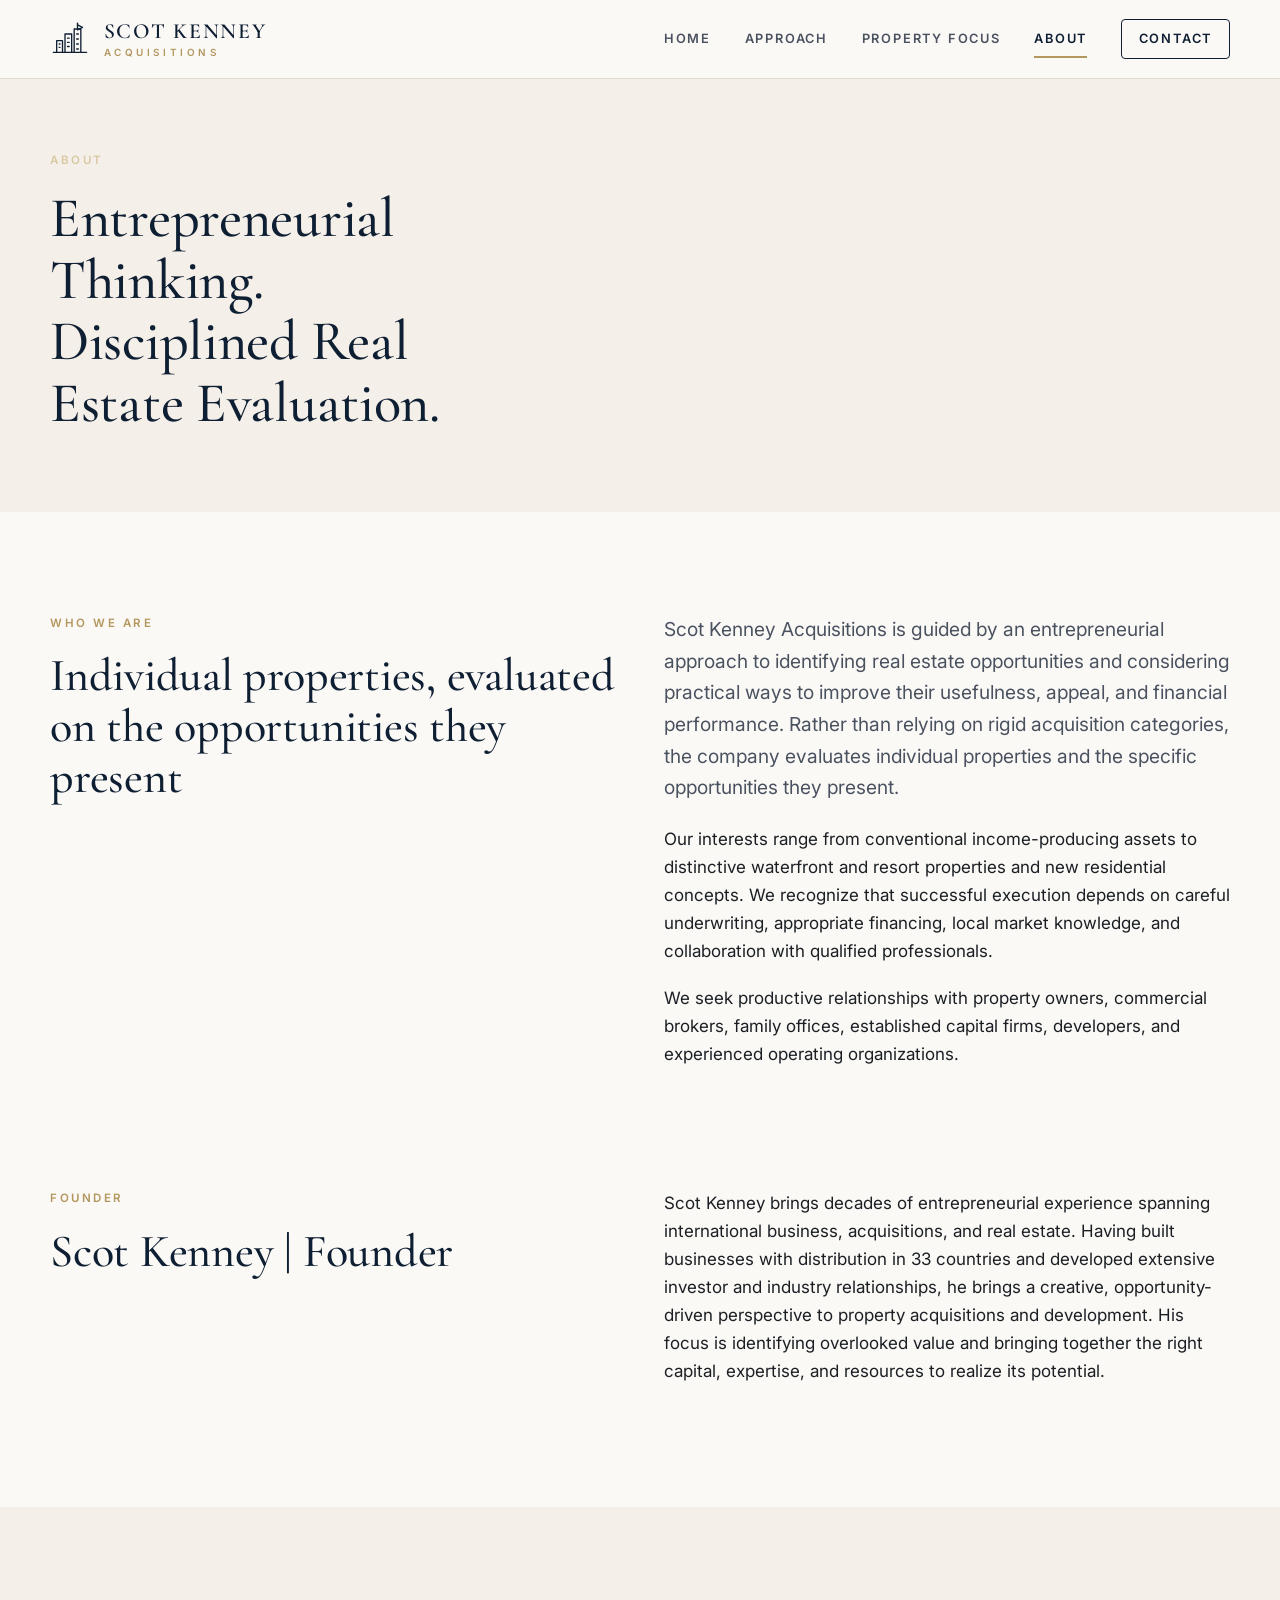
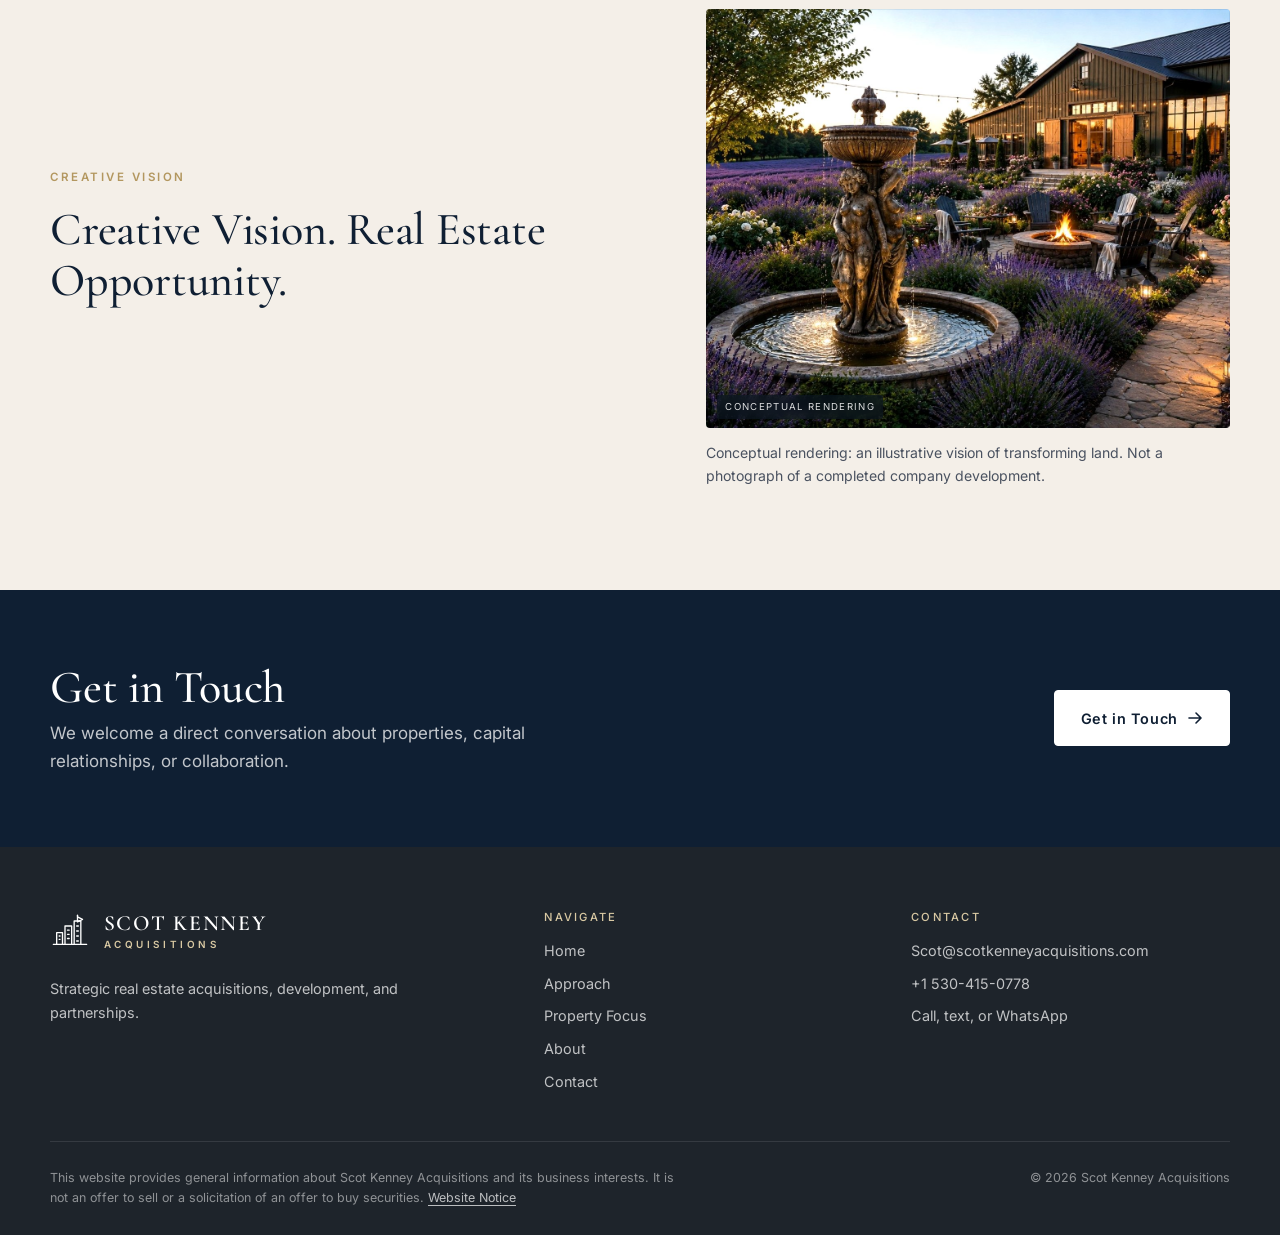
<file: about/index.html>
<!DOCTYPE html>
<html lang="en">
<head>
<meta charset="utf-8">
<meta name="viewport" content="width=device-width, initial-scale=1">
<title>About | Scot Kenney Acquisitions</title>
<meta name="description" content="Entrepreneurial thinking. Disciplined real estate evaluation.">
<meta property="og:title" content="About | Scot Kenney Acquisitions">
<meta property="og:description" content="Entrepreneurial thinking. Disciplined real estate evaluation.">
<meta property="og:type" content="website">
<meta name="color-scheme" content="light only">
<meta name="darkreader-lock">
<meta name="theme-color" content="#0f1f33">
<link rel="icon" href="data:image/svg+xml,<svg xmlns='http://www.w3.org/2000/svg' viewBox='0 0 48 48'><rect width='48' height='48' fill='%230f1f33'/><g fill='none' stroke='%23d9c9a3' stroke-width='2' stroke-linecap='round'><path d='M6 40h36'/><path d='M10 40V26h7v14'/><path d='M20 40V18h8v22'/><path d='M31 40V12h8v28'/><path d='M35 12V6'/></g></svg>">
<link rel="preconnect" href="https://fonts.googleapis.com">
<link rel="preconnect" href="https://fonts.gstatic.com" crossorigin>
<link href="https://fonts.googleapis.com/css2?family=Cormorant+Garamond:ital,wght@0,500;0,600;1,500&family=Inter:wght@400;500;600&display=swap" rel="stylesheet">
<link rel="stylesheet" href="../css/style.css?v=6">
</head>
<body>
<a class="sr-only" href="#main">Skip to content</a>
<header class="site-header">
  <div class="wrap">
    <a class="brand" href="../" aria-label="Scot Kenney Acquisitions home">
      <svg class="brand-mark" viewBox="0 0 48 48" aria-hidden="true" focusable="false"><g fill="none" stroke="currentColor" stroke-width="1.6" stroke-linecap="round" stroke-linejoin="round"><path d="M4 40h40"/><path d="M8 40V26h7v14"/><path d="M18 40V18h8v22"/><path d="M29 40V12h8v28"/><path d="M33 12V5"/><path d="M33 7l6 3-6 3"/><path d="M11 30h1M11 34h1M21 23h2M21 28h2M21 33h2M32 18h2M32 24h2M32 30h2M32 36h2"/></g></svg>
      <span class="brand-text"><span class="brand-name">Scot Kenney</span><span class="brand-sub">Acquisitions</span></span>
    </a>
    <button class="nav-toggle" aria-label="Open menu" aria-expanded="false" aria-controls="nav"><span></span><span></span><span></span></button>
    <nav class="nav" id="nav" aria-label="Main">
      <a href="../">Home</a>
      <a href="../approach/">Approach</a>
      <a href="../property-focus/">Property Focus</a>
      <a href="../about/" aria-current="page">About</a>
      <a href="../contact/" class="nav-cta">Contact</a>
    </nav>
  </div>
</header>
<main id="main">

<section class="page-head plain">
  <div class="wrap">
    <p class="eyebrow">About</p>
    <h1>Entrepreneurial Thinking. Disciplined Real Estate Evaluation.</h1>
  </div>
</section>

<section class="section">
  <div class="wrap grid-2" style="align-items:start">
    <div class="reveal">
      <p class="eyebrow">Who We Are</p>
      <h2>Individual properties, evaluated on the opportunities they present</h2>
    </div>
    <div class="reveal">
      <p class="lead">Scot Kenney Acquisitions is guided by an entrepreneurial approach to identifying real estate opportunities and considering practical ways to improve their usefulness, appeal, and financial performance. Rather than relying on rigid acquisition categories, the company evaluates individual properties and the specific opportunities they present.</p>
      <p>Our interests range from conventional income-producing assets to distinctive waterfront and resort properties and new residential concepts. We recognize that successful execution depends on careful underwriting, appropriate financing, local market knowledge, and collaboration with qualified professionals.</p>
      <p>We seek productive relationships with property owners, commercial brokers, family offices, established capital firms, developers, and experienced operating organizations.</p>
    </div>
  </div>
</section>

<section class="section" style="padding-top:0">
  <div class="wrap grid-2" style="align-items:start">
    <div class="reveal">
      <p class="eyebrow">Founder</p>
      <h2>Scot Kenney | Founder</h2>
    </div>
    <div class="reveal">
      <p>Scot Kenney brings decades of entrepreneurial experience spanning international business, acquisitions, and real estate. Having built businesses with distribution in 33 countries and developed extensive investor and industry relationships, he brings a creative, opportunity-driven perspective to property acquisitions and development. His focus is identifying overlooked value and bringing together the right capital, expertise, and resources to realize its potential.</p>
    </div>
  </div>
</section>
<section class="section tint">
  <div class="wrap split">
    <div class="reveal">
      <p class="eyebrow">Creative Vision</p>
      <h2>Creative Vision. Real Estate Opportunity.</h2>
    </div>
    <figure class="feature reveal">
      <div class="split-media"><img src="../images/owner-blackfoot-lavender-retreat-concept.jpg" alt="Conceptual rendering of lavender fields, a fountain, a fire pit and a barn-style building at dusk" loading="lazy"><span class="img-tag">Conceptual rendering</span></div>
      <figcaption>Conceptual rendering: an illustrative vision of transforming land. Not a photograph of a completed company development.</figcaption>
    </figure>
  </div>
</section>

<section class="cta-band">
  <div class="wrap">
    <div><h2>Get in Touch</h2><p>We welcome a direct conversation about properties, capital relationships, or collaboration.</p></div>
    <a class="btn btn-light" href="../contact/">Get in Touch <svg viewBox="0 0 16 16" aria-hidden="true"><path d="M2 8h11M9 3l5 5-5 5" fill="none" stroke="currentColor" stroke-width="1.6" stroke-linecap="round" stroke-linejoin="round"/></svg></a>
  </div>
</section>
</main>
<footer class="site-footer">
  <div class="wrap">
    <div class="footer-top">
      <div>
        <a class="brand" href="../"><svg class="brand-mark" viewBox="0 0 48 48" aria-hidden="true" focusable="false"><g fill="none" stroke="currentColor" stroke-width="1.6" stroke-linecap="round" stroke-linejoin="round"><path d="M4 40h40"/><path d="M8 40V26h7v14"/><path d="M18 40V18h8v22"/><path d="M29 40V12h8v28"/><path d="M33 12V5"/><path d="M33 7l6 3-6 3"/><path d="M11 30h1M11 34h1M21 23h2M21 28h2M21 33h2M32 18h2M32 24h2M32 30h2M32 36h2"/></g></svg><span class="brand-text"><span class="brand-name">Scot Kenney</span><span class="brand-sub">Acquisitions</span></span></a>
        <p style="margin-top:1.2rem;max-width:40ch">Strategic real estate acquisitions, development, and partnerships.</p>
      </div>
      <div>
        <h4>Navigate</h4>
        <ul>
          <li><a href="../">Home</a></li>
          <li><a href="../approach/">Approach</a></li>
          <li><a href="../property-focus/">Property Focus</a></li>
          <li><a href="../about/">About</a></li>
          <li><a href="../contact/">Contact</a></li>
        </ul>
      </div>
      <div>
        <h4>Contact</h4>
        <ul>
          <li><a href="mailto:Scot@scotkenneyacquisitions.com">Scot@scotkenneyacquisitions.com</a></li>
          <li><a href="tel:+15304150778">+1 530-415-0778</a></li>
          <li><a href="https://wa.me/15304150778" rel="noopener">Call, text, or WhatsApp</a></li>
        </ul>
      </div>
    </div>
    <div class="footer-notice">
      <p>This website provides general information about Scot Kenney Acquisitions and its business interests. It is not an offer to sell or a solicitation of an offer to buy securities. <a href="../website-notice/">Website Notice</a></p>
      <p>&copy; 2026 Scot Kenney Acquisitions</p>
    </div>
  </div>
</footer>
<script src="../js/main.js?v=2"></script>
</body>
</html>
</file>
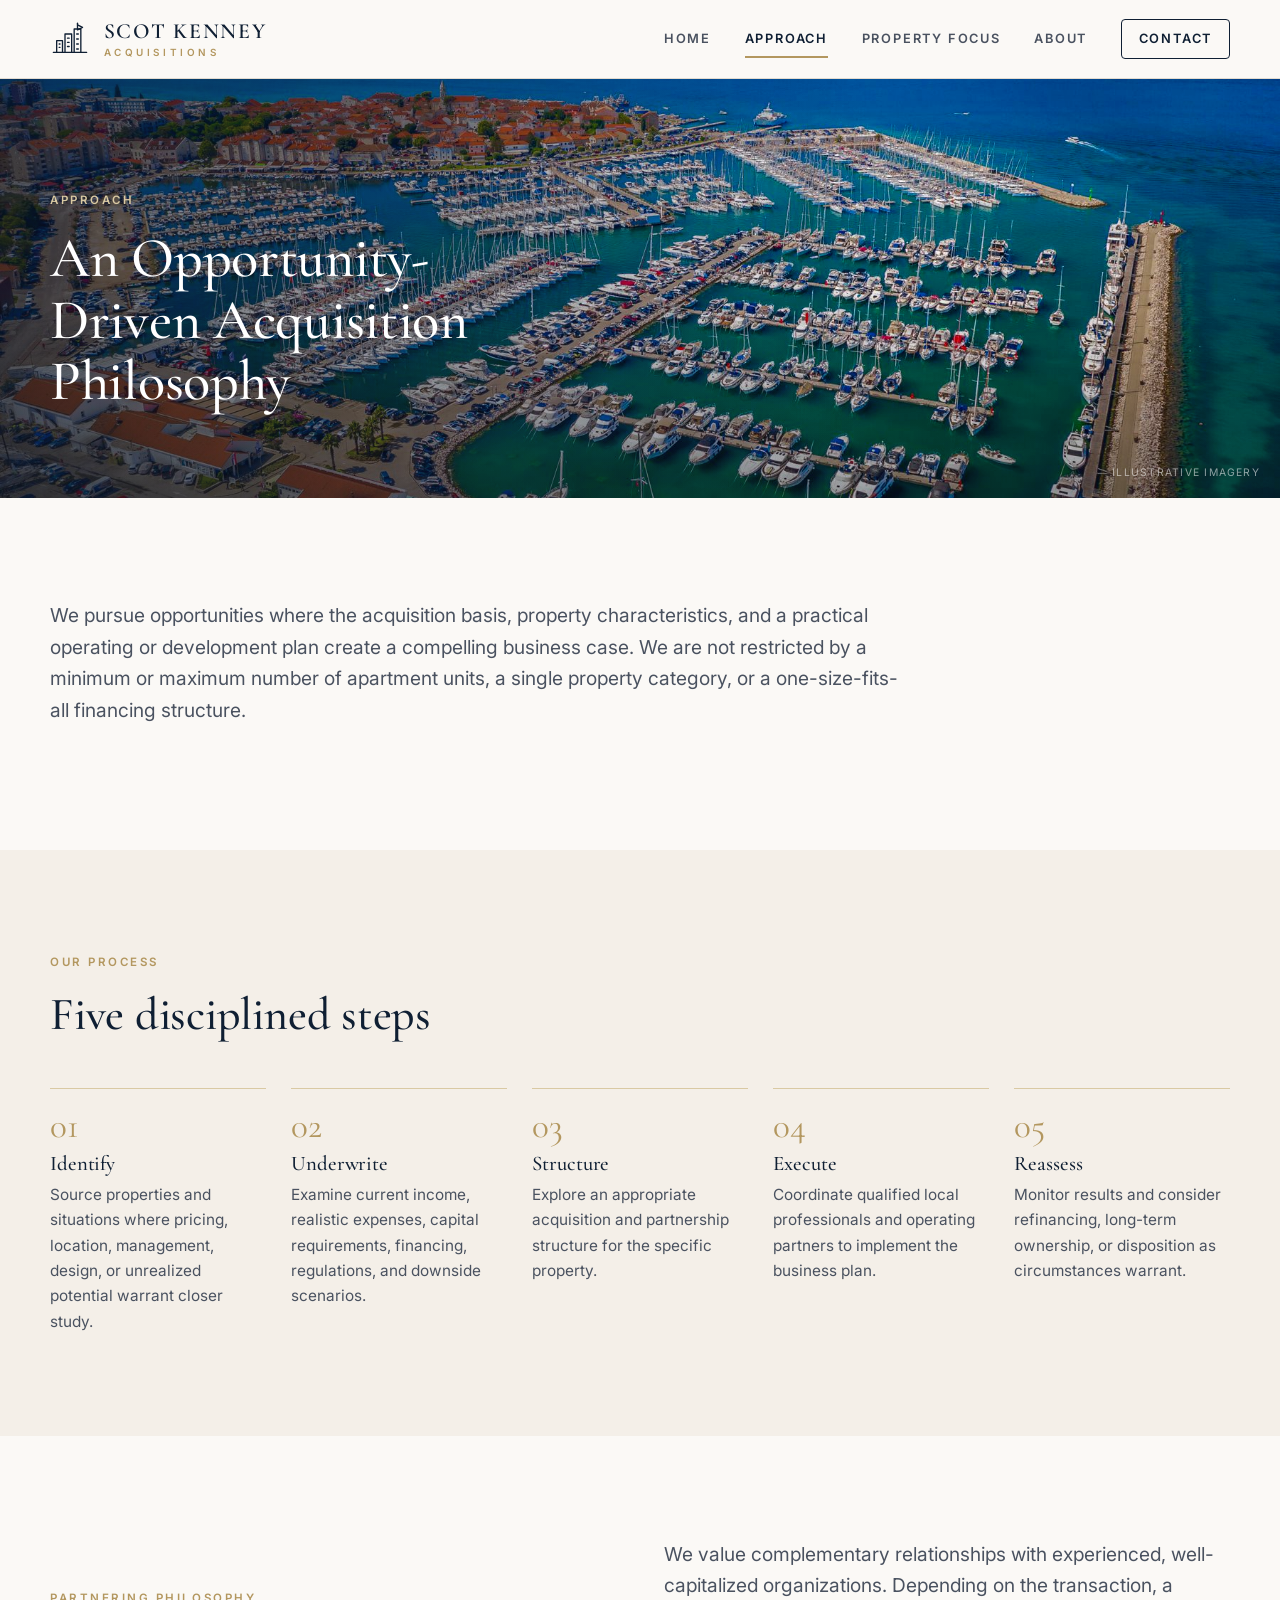
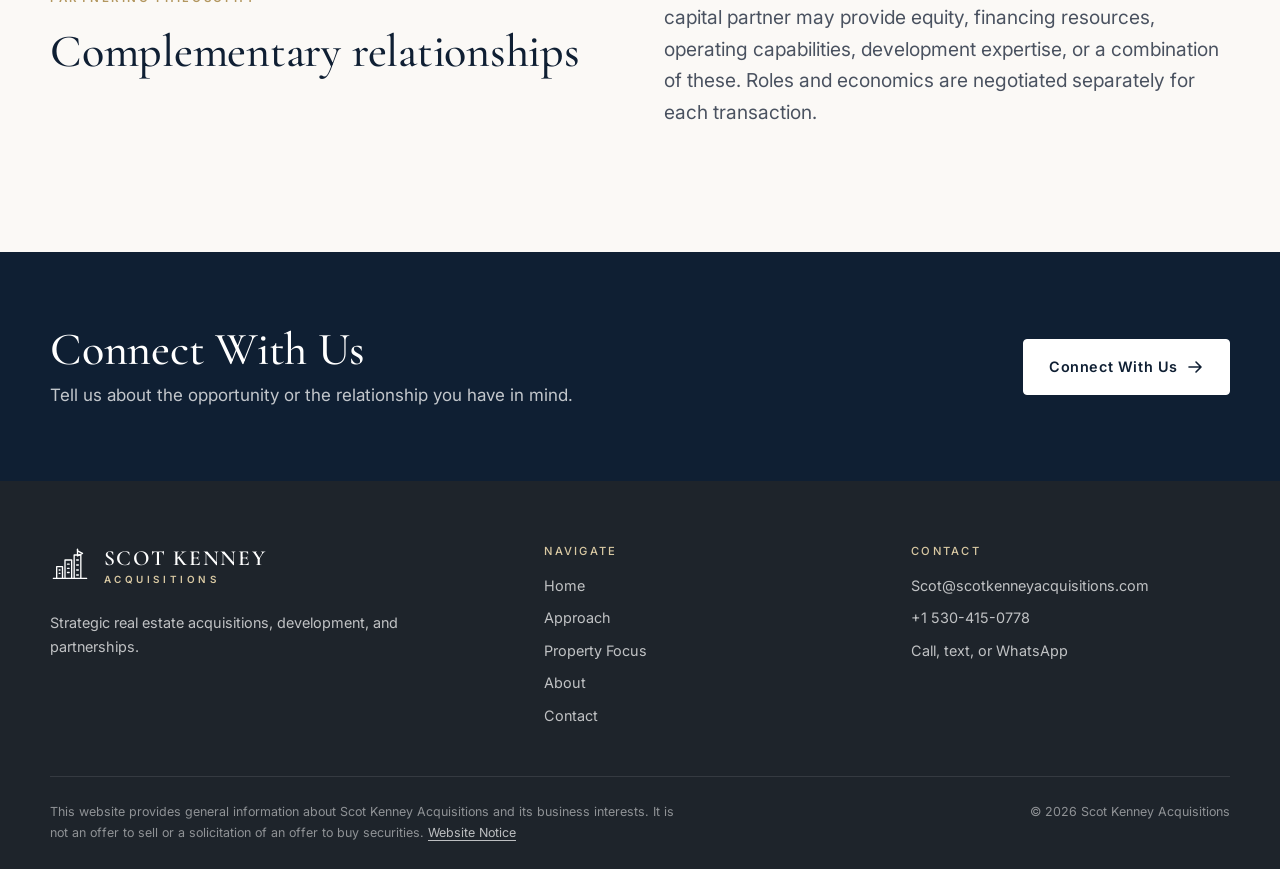
<file: approach/index.html>
<!DOCTYPE html>
<html lang="en">
<head>
<meta charset="utf-8">
<meta name="viewport" content="width=device-width, initial-scale=1">
<title>Approach | Scot Kenney Acquisitions</title>
<meta name="description" content="An opportunity-driven acquisition philosophy: identify, underwrite, structure, execute, reassess.">
<meta property="og:title" content="Approach | Scot Kenney Acquisitions">
<meta property="og:description" content="An opportunity-driven acquisition philosophy: identify, underwrite, structure, execute, reassess.">
<meta property="og:type" content="website">
<meta name="color-scheme" content="light only">
<meta name="darkreader-lock">
<meta name="theme-color" content="#0f1f33">
<link rel="icon" href="data:image/svg+xml,<svg xmlns='http://www.w3.org/2000/svg' viewBox='0 0 48 48'><rect width='48' height='48' fill='%230f1f33'/><g fill='none' stroke='%23d9c9a3' stroke-width='2' stroke-linecap='round'><path d='M6 40h36'/><path d='M10 40V26h7v14'/><path d='M20 40V18h8v22'/><path d='M31 40V12h8v28'/><path d='M35 12V6'/></g></svg>">
<link rel="preconnect" href="https://fonts.googleapis.com">
<link rel="preconnect" href="https://fonts.gstatic.com" crossorigin>
<link href="https://fonts.googleapis.com/css2?family=Cormorant+Garamond:ital,wght@0,500;0,600;1,500&family=Inter:wght@400;500;600&display=swap" rel="stylesheet">
<link rel="stylesheet" href="../css/style.css?v=6">
</head>
<body>
<a class="sr-only" href="#main">Skip to content</a>
<header class="site-header">
  <div class="wrap">
    <a class="brand" href="../" aria-label="Scot Kenney Acquisitions home">
      <svg class="brand-mark" viewBox="0 0 48 48" aria-hidden="true" focusable="false"><g fill="none" stroke="currentColor" stroke-width="1.6" stroke-linecap="round" stroke-linejoin="round"><path d="M4 40h40"/><path d="M8 40V26h7v14"/><path d="M18 40V18h8v22"/><path d="M29 40V12h8v28"/><path d="M33 12V5"/><path d="M33 7l6 3-6 3"/><path d="M11 30h1M11 34h1M21 23h2M21 28h2M21 33h2M32 18h2M32 24h2M32 30h2M32 36h2"/></g></svg>
      <span class="brand-text"><span class="brand-name">Scot Kenney</span><span class="brand-sub">Acquisitions</span></span>
    </a>
    <button class="nav-toggle" aria-label="Open menu" aria-expanded="false" aria-controls="nav"><span></span><span></span><span></span></button>
    <nav class="nav" id="nav" aria-label="Main">
      <a href="../">Home</a>
      <a href="../approach/" aria-current="page">Approach</a>
      <a href="../property-focus/">Property Focus</a>
      <a href="../about/">About</a>
      <a href="../contact/" class="nav-cta">Contact</a>
    </nav>
  </div>
</header>
<main id="main">

<section class="page-head bright">
  <div class="hero-media"><img src="../images/marina-aerial.jpg" alt="Aerial view of a marina with boats at the docks"></div>
  <div class="wrap">
    <p class="eyebrow">Approach</p>
    <h1>An Opportunity-Driven Acquisition Philosophy</h1>
  </div>
  <span class="hero-note">Illustrative imagery</span>
</section>

<section class="section">
  <div class="wrap">
    <p class="lead reveal" style="max-width:72ch">We pursue opportunities where the acquisition basis, property characteristics, and a practical operating or development plan create a compelling business case. We are not restricted by a minimum or maximum number of apartment units, a single property category, or a one-size-fits-all financing structure.</p>
  </div>
</section>

<section class="section tint">
  <div class="wrap">
    <div class="section-head reveal"><p class="eyebrow">Our Process</p><h2>Five disciplined steps</h2></div>
    <ol class="process">
      <li class="reveal"><h3>Identify</h3><p>Source properties and situations where pricing, location, management, design, or unrealized potential warrant closer study.</p></li>
      <li class="reveal"><h3>Underwrite</h3><p>Examine current income, realistic expenses, capital requirements, financing, regulations, and downside scenarios.</p></li>
      <li class="reveal"><h3>Structure</h3><p>Explore an appropriate acquisition and partnership structure for the specific property.</p></li>
      <li class="reveal"><h3>Execute</h3><p>Coordinate qualified local professionals and operating partners to implement the business plan.</p></li>
      <li class="reveal"><h3>Reassess</h3><p>Monitor results and consider refinancing, long-term ownership, or disposition as circumstances warrant.</p></li>
    </ol>
  </div>
</section>

<section class="section">
  <div class="wrap grid-2">
    <div class="reveal"><p class="eyebrow">Partnering Philosophy</p><h2>Complementary relationships</h2></div>
    <div class="reveal"><p class="lead">We value complementary relationships with experienced, well-capitalized organizations. Depending on the transaction, a capital partner may provide equity, financing resources, operating capabilities, development expertise, or a combination of these. Roles and economics are negotiated separately for each transaction.</p></div>
  </div>
</section>

<section class="cta-band">
  <div class="wrap">
    <div><h2>Connect With Us</h2><p>Tell us about the opportunity or the relationship you have in mind.</p></div>
    <a class="btn btn-light" href="../contact/">Connect With Us <svg viewBox="0 0 16 16" aria-hidden="true"><path d="M2 8h11M9 3l5 5-5 5" fill="none" stroke="currentColor" stroke-width="1.6" stroke-linecap="round" stroke-linejoin="round"/></svg></a>
  </div>
</section>
</main>
<footer class="site-footer">
  <div class="wrap">
    <div class="footer-top">
      <div>
        <a class="brand" href="../"><svg class="brand-mark" viewBox="0 0 48 48" aria-hidden="true" focusable="false"><g fill="none" stroke="currentColor" stroke-width="1.6" stroke-linecap="round" stroke-linejoin="round"><path d="M4 40h40"/><path d="M8 40V26h7v14"/><path d="M18 40V18h8v22"/><path d="M29 40V12h8v28"/><path d="M33 12V5"/><path d="M33 7l6 3-6 3"/><path d="M11 30h1M11 34h1M21 23h2M21 28h2M21 33h2M32 18h2M32 24h2M32 30h2M32 36h2"/></g></svg><span class="brand-text"><span class="brand-name">Scot Kenney</span><span class="brand-sub">Acquisitions</span></span></a>
        <p style="margin-top:1.2rem;max-width:40ch">Strategic real estate acquisitions, development, and partnerships.</p>
      </div>
      <div>
        <h4>Navigate</h4>
        <ul>
          <li><a href="../">Home</a></li>
          <li><a href="../approach/">Approach</a></li>
          <li><a href="../property-focus/">Property Focus</a></li>
          <li><a href="../about/">About</a></li>
          <li><a href="../contact/">Contact</a></li>
        </ul>
      </div>
      <div>
        <h4>Contact</h4>
        <ul>
          <li><a href="mailto:Scot@scotkenneyacquisitions.com">Scot@scotkenneyacquisitions.com</a></li>
          <li><a href="tel:+15304150778">+1 530-415-0778</a></li>
          <li><a href="https://wa.me/15304150778" rel="noopener">Call, text, or WhatsApp</a></li>
        </ul>
      </div>
    </div>
    <div class="footer-notice">
      <p>This website provides general information about Scot Kenney Acquisitions and its business interests. It is not an offer to sell or a solicitation of an offer to buy securities. <a href="../website-notice/">Website Notice</a></p>
      <p>&copy; 2026 Scot Kenney Acquisitions</p>
    </div>
  </div>
</footer>
<script src="../js/main.js?v=2"></script>
</body>
</html>
</file>
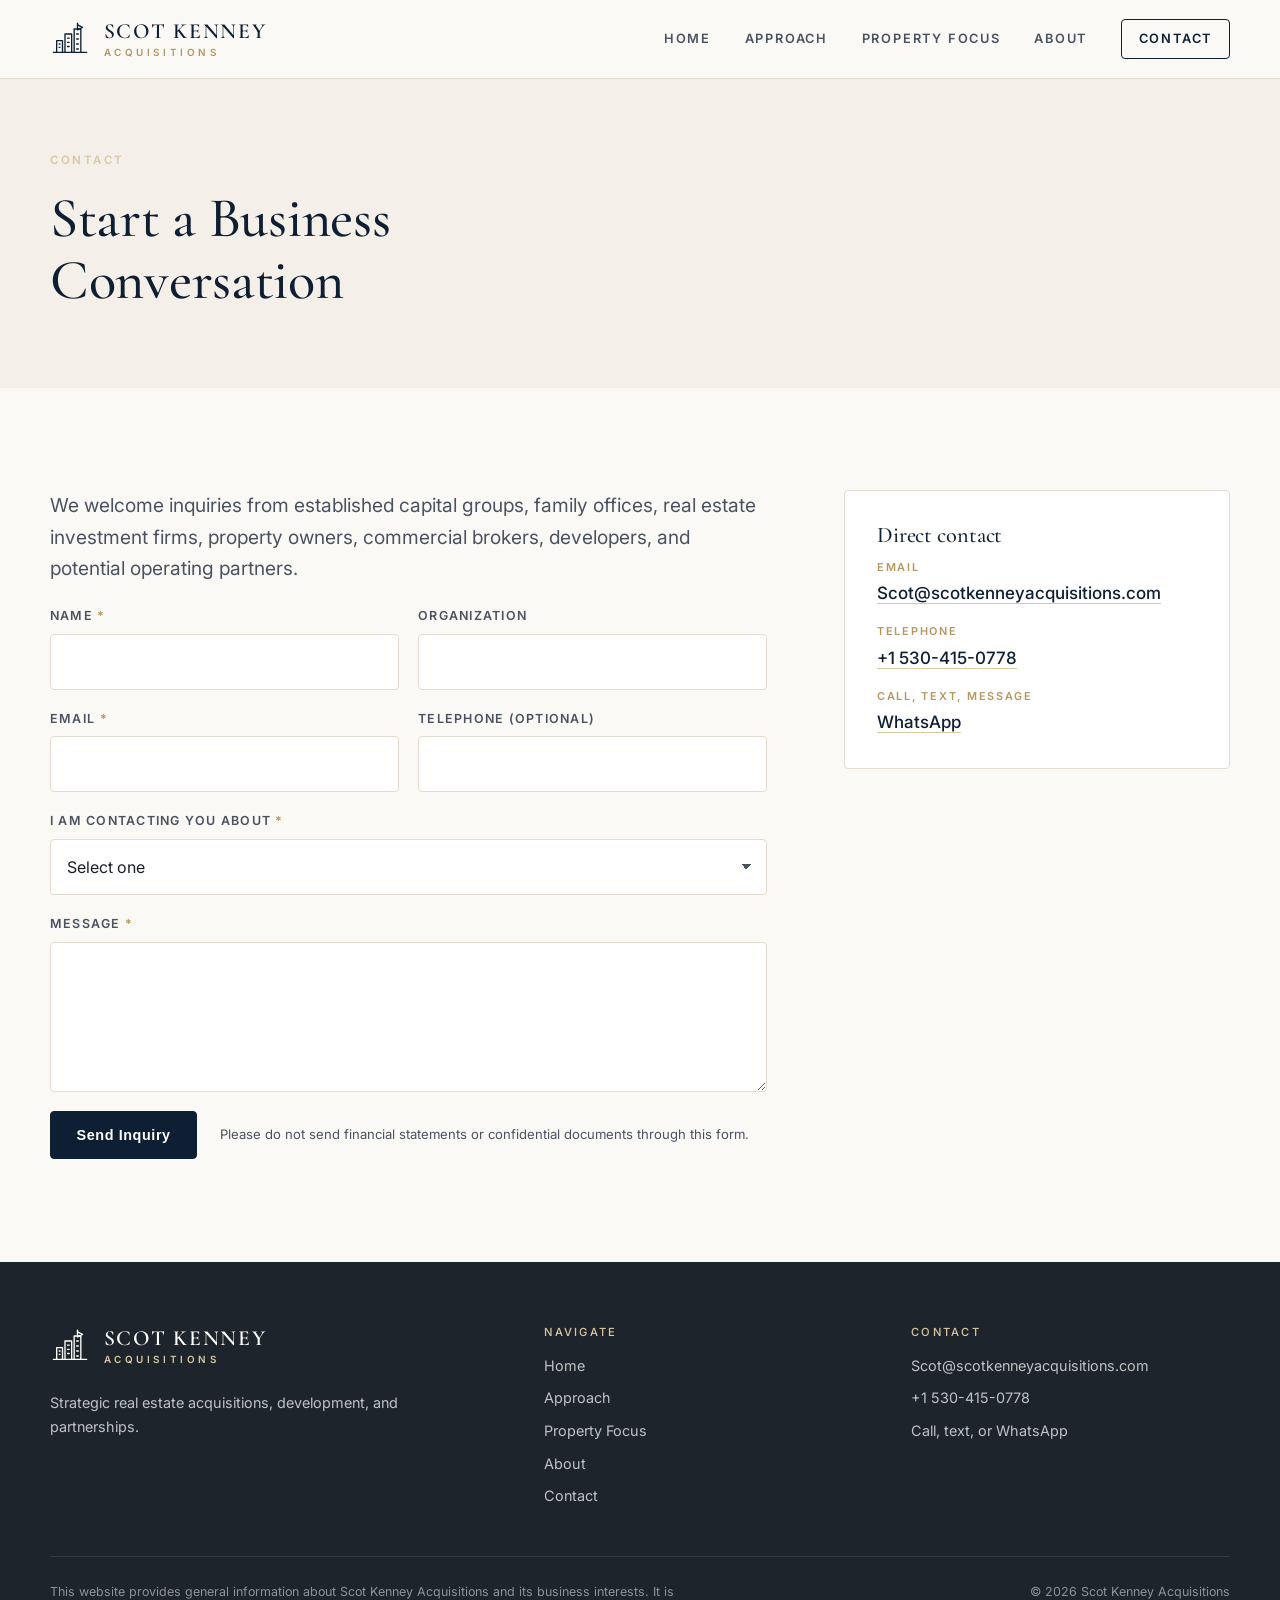
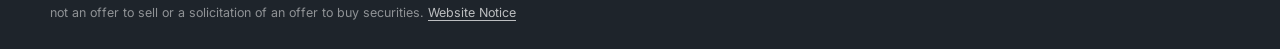
<file: contact/index.html>
<!DOCTYPE html>
<html lang="en">
<head>
<meta charset="utf-8">
<meta name="viewport" content="width=device-width, initial-scale=1">
<title>Contact | Scot Kenney Acquisitions</title>
<meta name="description" content="Start a business conversation with Scot Kenney Acquisitions.">
<meta property="og:title" content="Contact | Scot Kenney Acquisitions">
<meta property="og:description" content="Start a business conversation with Scot Kenney Acquisitions.">
<meta property="og:type" content="website">
<meta name="color-scheme" content="light only">
<meta name="darkreader-lock">
<meta name="theme-color" content="#0f1f33">
<link rel="icon" href="data:image/svg+xml,<svg xmlns='http://www.w3.org/2000/svg' viewBox='0 0 48 48'><rect width='48' height='48' fill='%230f1f33'/><g fill='none' stroke='%23d9c9a3' stroke-width='2' stroke-linecap='round'><path d='M6 40h36'/><path d='M10 40V26h7v14'/><path d='M20 40V18h8v22'/><path d='M31 40V12h8v28'/><path d='M35 12V6'/></g></svg>">
<link rel="preconnect" href="https://fonts.googleapis.com">
<link rel="preconnect" href="https://fonts.gstatic.com" crossorigin>
<link href="https://fonts.googleapis.com/css2?family=Cormorant+Garamond:ital,wght@0,500;0,600;1,500&family=Inter:wght@400;500;600&display=swap" rel="stylesheet">
<link rel="stylesheet" href="../css/style.css?v=6">
</head>
<body>
<a class="sr-only" href="#main">Skip to content</a>
<header class="site-header">
  <div class="wrap">
    <a class="brand" href="../" aria-label="Scot Kenney Acquisitions home">
      <svg class="brand-mark" viewBox="0 0 48 48" aria-hidden="true" focusable="false"><g fill="none" stroke="currentColor" stroke-width="1.6" stroke-linecap="round" stroke-linejoin="round"><path d="M4 40h40"/><path d="M8 40V26h7v14"/><path d="M18 40V18h8v22"/><path d="M29 40V12h8v28"/><path d="M33 12V5"/><path d="M33 7l6 3-6 3"/><path d="M11 30h1M11 34h1M21 23h2M21 28h2M21 33h2M32 18h2M32 24h2M32 30h2M32 36h2"/></g></svg>
      <span class="brand-text"><span class="brand-name">Scot Kenney</span><span class="brand-sub">Acquisitions</span></span>
    </a>
    <button class="nav-toggle" aria-label="Open menu" aria-expanded="false" aria-controls="nav"><span></span><span></span><span></span></button>
    <nav class="nav" id="nav" aria-label="Main">
      <a href="../">Home</a>
      <a href="../approach/">Approach</a>
      <a href="../property-focus/">Property Focus</a>
      <a href="../about/">About</a>
      <a href="../contact/" aria-current="page" class="nav-cta">Contact</a>
    </nav>
  </div>
</header>
<main id="main">

<section class="page-head plain">
  <div class="wrap">
    <p class="eyebrow">Contact</p>
    <h1>Start a Business Conversation</h1>
  </div>
</section>

<section class="section">
  <div class="wrap contact-grid">
    <div>
      <p class="lead reveal">We welcome inquiries from established capital groups, family offices, real estate investment firms, property owners, commercial brokers, developers, and potential operating partners.</p>
      <form class="form reveal" id="contact-form" method="post" action="https://formsubmit.co/ajax/Scot@scotkenneyacquisitions.com" data-endpoint="https://formsubmit.co/ajax/Scot@scotkenneyacquisitions.com" data-destination="Scot@scotkenneyacquisitions.com" novalidate>
        <div class="row">
          <div class="field"><label for="f-name">Name <span class="req" aria-hidden="true">*</span></label><input id="f-name" name="name" type="text" autocomplete="name" required></div>
          <div class="field"><label for="f-org">Organization</label><input id="f-org" name="organization" type="text" autocomplete="organization"></div>
        </div>
        <div class="row">
          <div class="field"><label for="f-email">Email <span class="req" aria-hidden="true">*</span></label><input id="f-email" name="email" type="email" autocomplete="email" required></div>
          <div class="field"><label for="f-tel">Telephone <span class="muted">(optional)</span></label><input id="f-tel" name="telephone" type="tel" autocomplete="tel"></div>
        </div>
        <div class="field">
          <label for="f-topic">I am contacting you about <span class="req" aria-hidden="true">*</span></label>
          <select id="f-topic" name="topic" required>
            <option value="" selected disabled>Select one</option>
            <option value="Capital / Joint Venture Partnership">Capital / Joint Venture Partnership</option>
            <option value="Property for Sale">Property for Sale</option>
            <option value="Brokerage Opportunity">Brokerage Opportunity</option>
            <option value="Development Collaboration">Development Collaboration</option>
            <option value="Other">Other</option>
          </select>
        </div>
        <div class="field"><label for="f-msg">Message <span class="req" aria-hidden="true">*</span></label><textarea id="f-msg" name="message" required></textarea></div>
        <input type="hidden" name="_subject" value="Website inquiry - scotkenneyacquisitions.com"><input type="hidden" name="_template" value="table"><input type="hidden" name="_captcha" value="false">
        <div class="hp" aria-hidden="true"><label>Leave this field empty <input type="text" name="_honey" tabindex="-1" autocomplete="off"></label></div>
        <div class="btn-row" style="align-items:center;gap:1.4rem">
          <button class="btn btn-primary" type="submit">Send Inquiry</button>
          <p class="form-note">Please do not send financial statements or confidential documents through this form.</p>
        </div>
        <div class="form-status" id="form-status" role="status" aria-live="polite"></div>
      </form>
    </div>
    <aside class="contact-aside reveal">
      <h3>Direct contact</h3>
      <dl>
        <div><dt>Email</dt><dd><a href="mailto:Scot@scotkenneyacquisitions.com">Scot@scotkenneyacquisitions.com</a></dd></div>
        <div><dt>Telephone</dt><dd><a href="tel:+15304150778">+1 530-415-0778</a></dd></div>
        <div><dt>Call, text, message</dt><dd><a href="https://wa.me/15304150778" rel="noopener">WhatsApp</a></dd></div>
      </dl>
    </aside>
  </div>
</section>
</main>
<footer class="site-footer">
  <div class="wrap">
    <div class="footer-top">
      <div>
        <a class="brand" href="../"><svg class="brand-mark" viewBox="0 0 48 48" aria-hidden="true" focusable="false"><g fill="none" stroke="currentColor" stroke-width="1.6" stroke-linecap="round" stroke-linejoin="round"><path d="M4 40h40"/><path d="M8 40V26h7v14"/><path d="M18 40V18h8v22"/><path d="M29 40V12h8v28"/><path d="M33 12V5"/><path d="M33 7l6 3-6 3"/><path d="M11 30h1M11 34h1M21 23h2M21 28h2M21 33h2M32 18h2M32 24h2M32 30h2M32 36h2"/></g></svg><span class="brand-text"><span class="brand-name">Scot Kenney</span><span class="brand-sub">Acquisitions</span></span></a>
        <p style="margin-top:1.2rem;max-width:40ch">Strategic real estate acquisitions, development, and partnerships.</p>
      </div>
      <div>
        <h4>Navigate</h4>
        <ul>
          <li><a href="../">Home</a></li>
          <li><a href="../approach/">Approach</a></li>
          <li><a href="../property-focus/">Property Focus</a></li>
          <li><a href="../about/">About</a></li>
          <li><a href="../contact/">Contact</a></li>
        </ul>
      </div>
      <div>
        <h4>Contact</h4>
        <ul>
          <li><a href="mailto:Scot@scotkenneyacquisitions.com">Scot@scotkenneyacquisitions.com</a></li>
          <li><a href="tel:+15304150778">+1 530-415-0778</a></li>
          <li><a href="https://wa.me/15304150778" rel="noopener">Call, text, or WhatsApp</a></li>
        </ul>
      </div>
    </div>
    <div class="footer-notice">
      <p>This website provides general information about Scot Kenney Acquisitions and its business interests. It is not an offer to sell or a solicitation of an offer to buy securities. <a href="../website-notice/">Website Notice</a></p>
      <p>&copy; 2026 Scot Kenney Acquisitions</p>
    </div>
  </div>
</footer>
<script src="../js/main.js?v=2"></script>
</body>
</html>
</file>
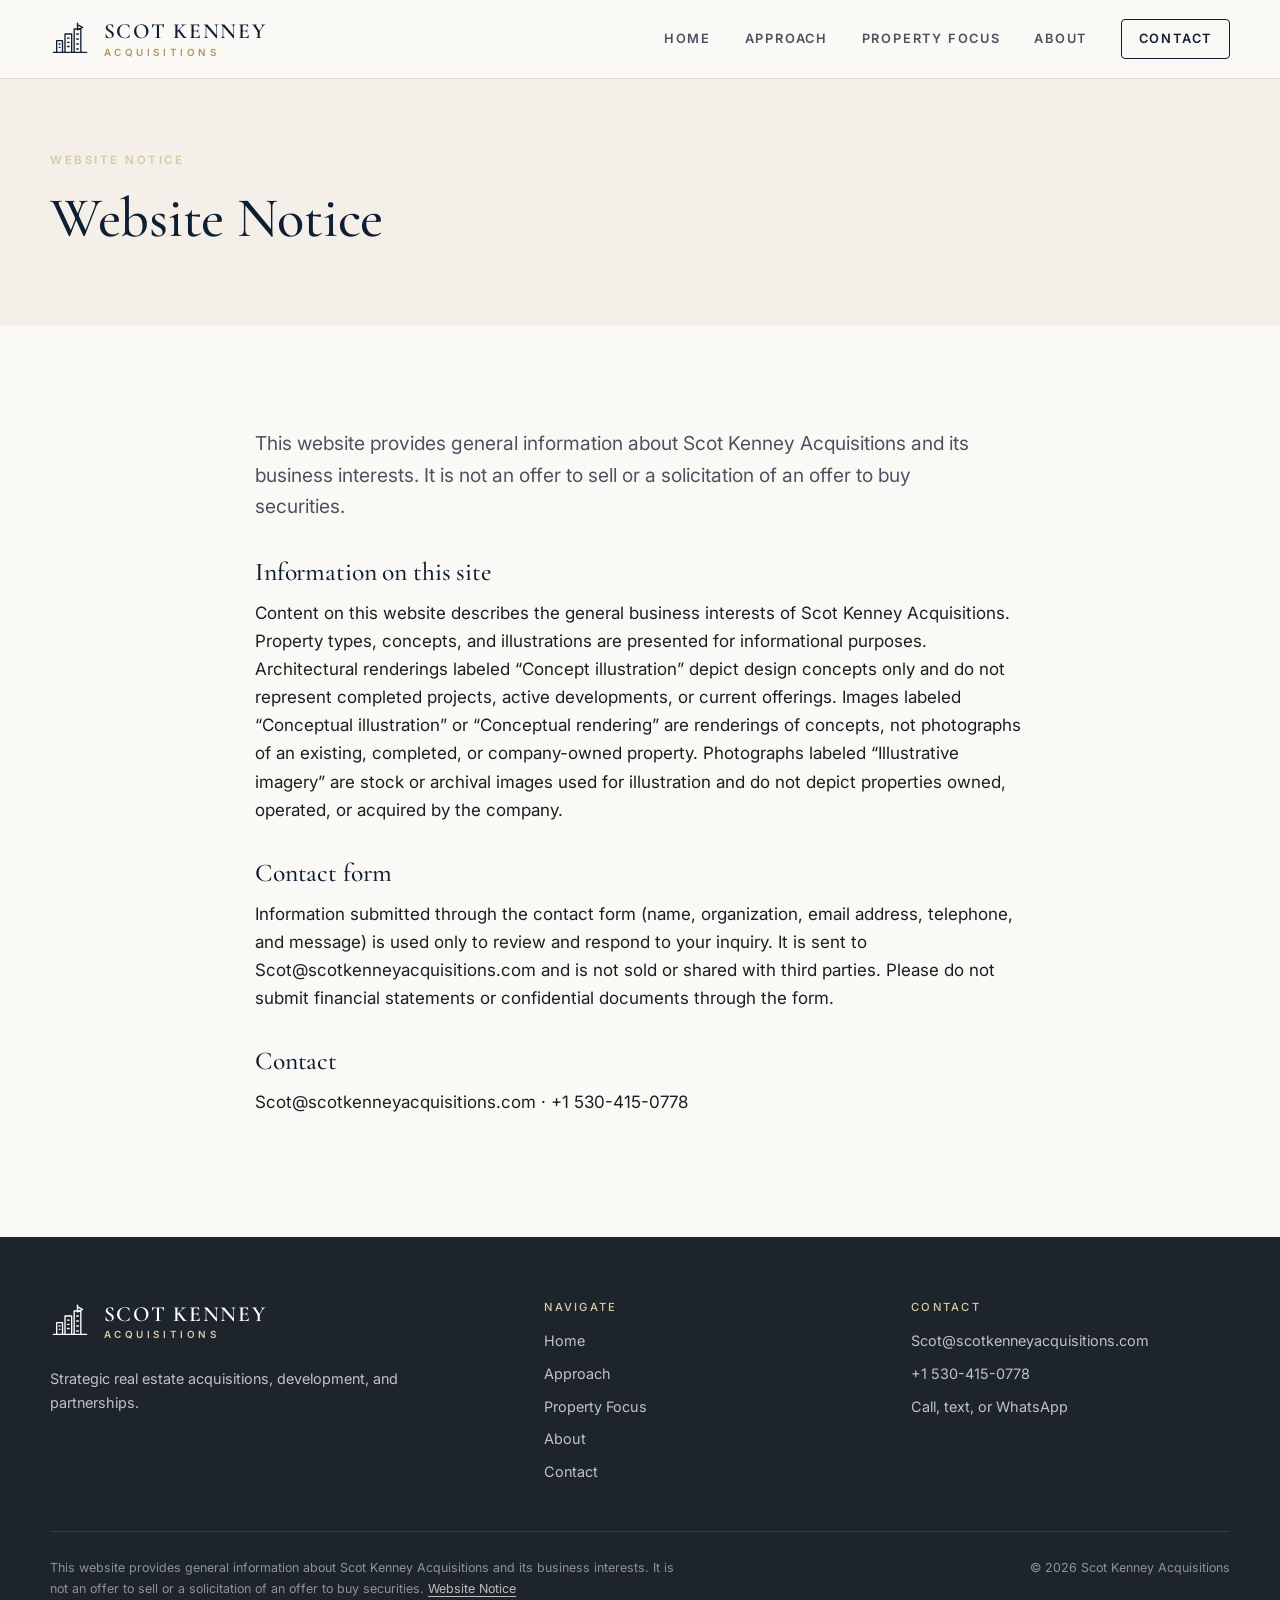
<file: disclosures/index.html>
<!DOCTYPE html>
<html lang="en"><head><meta charset="utf-8"><title>Redirecting | Scot Kenney Acquisitions</title>
<meta name="robots" content="noindex">
<link rel="canonical" href="../website-notice/">
<meta http-equiv="refresh" content="0; url=../website-notice/">
<script>location.replace("../website-notice/");</script>
<style>body{font-family:system-ui,sans-serif;padding:3rem;color:#1b1f24}</style></head>
<body><p>This page has moved to <a href="../website-notice/">Website Notice</a>.</p></body></html>
</file>
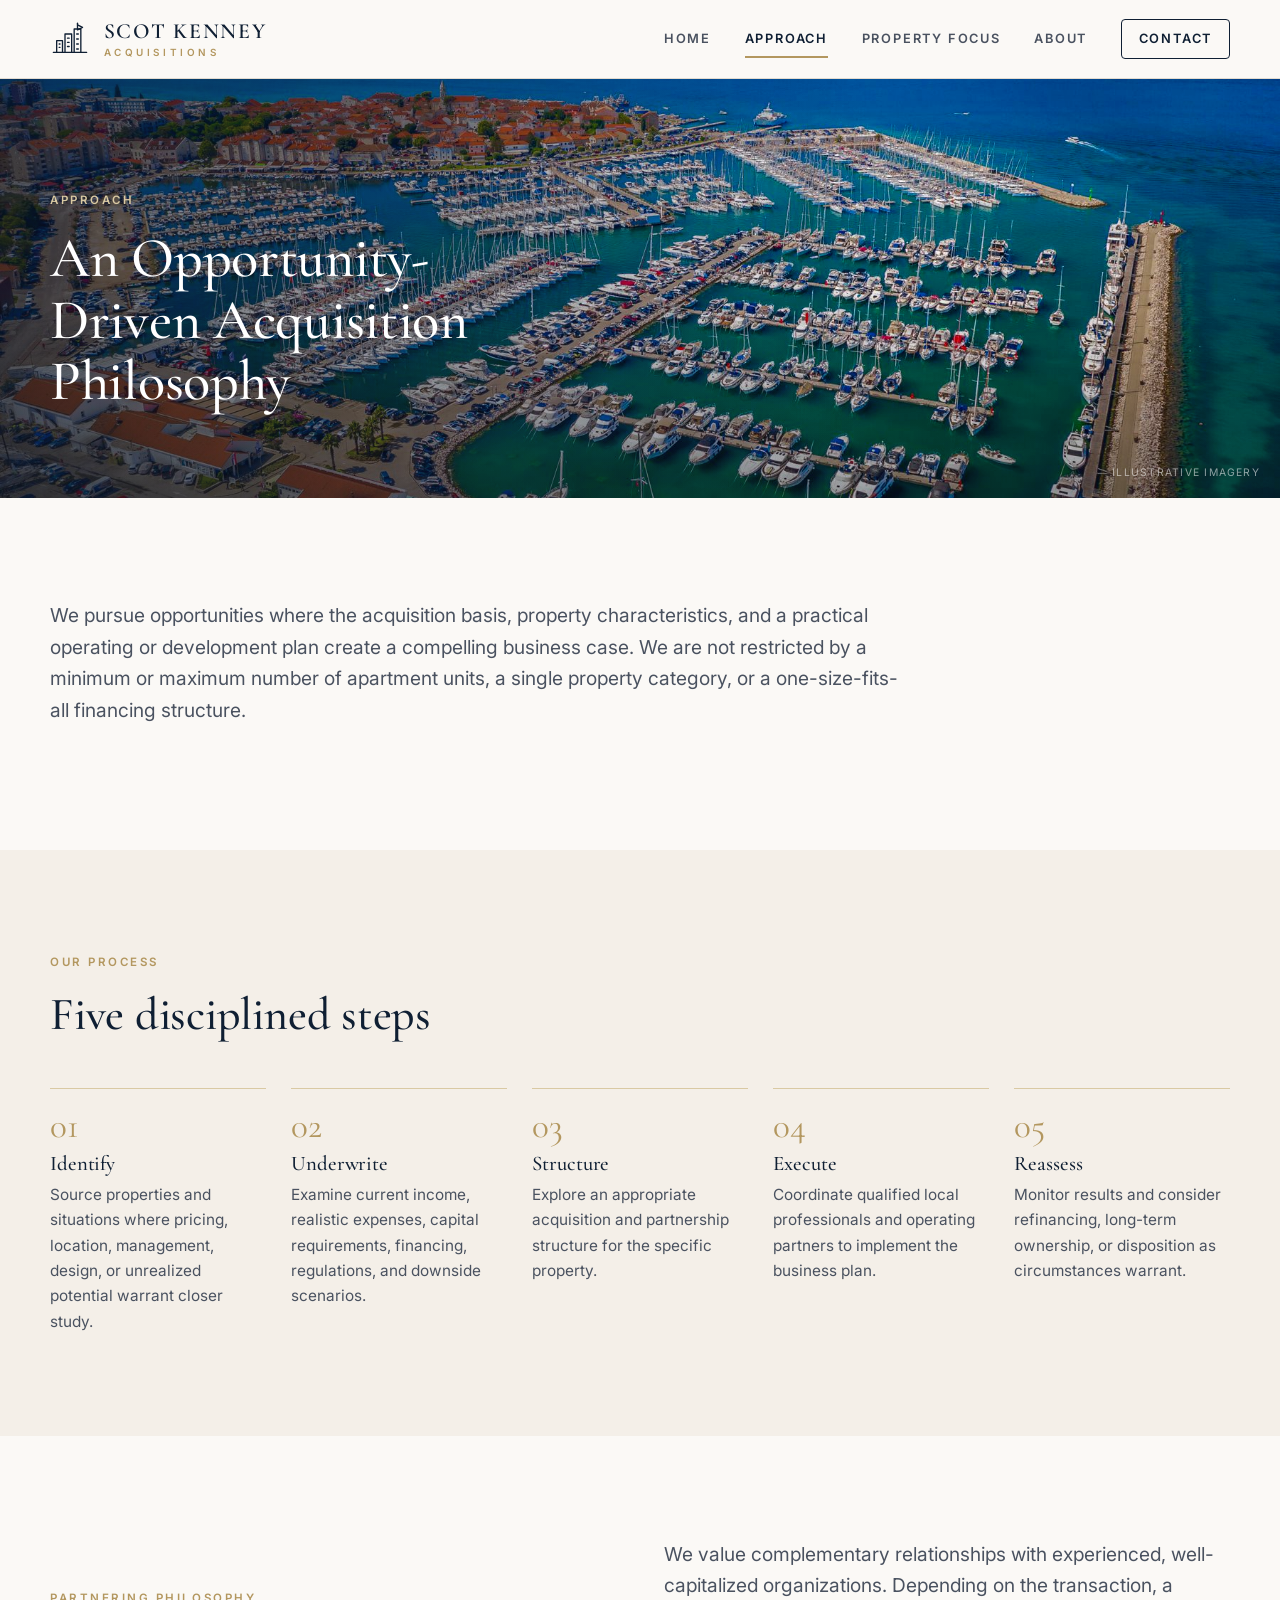
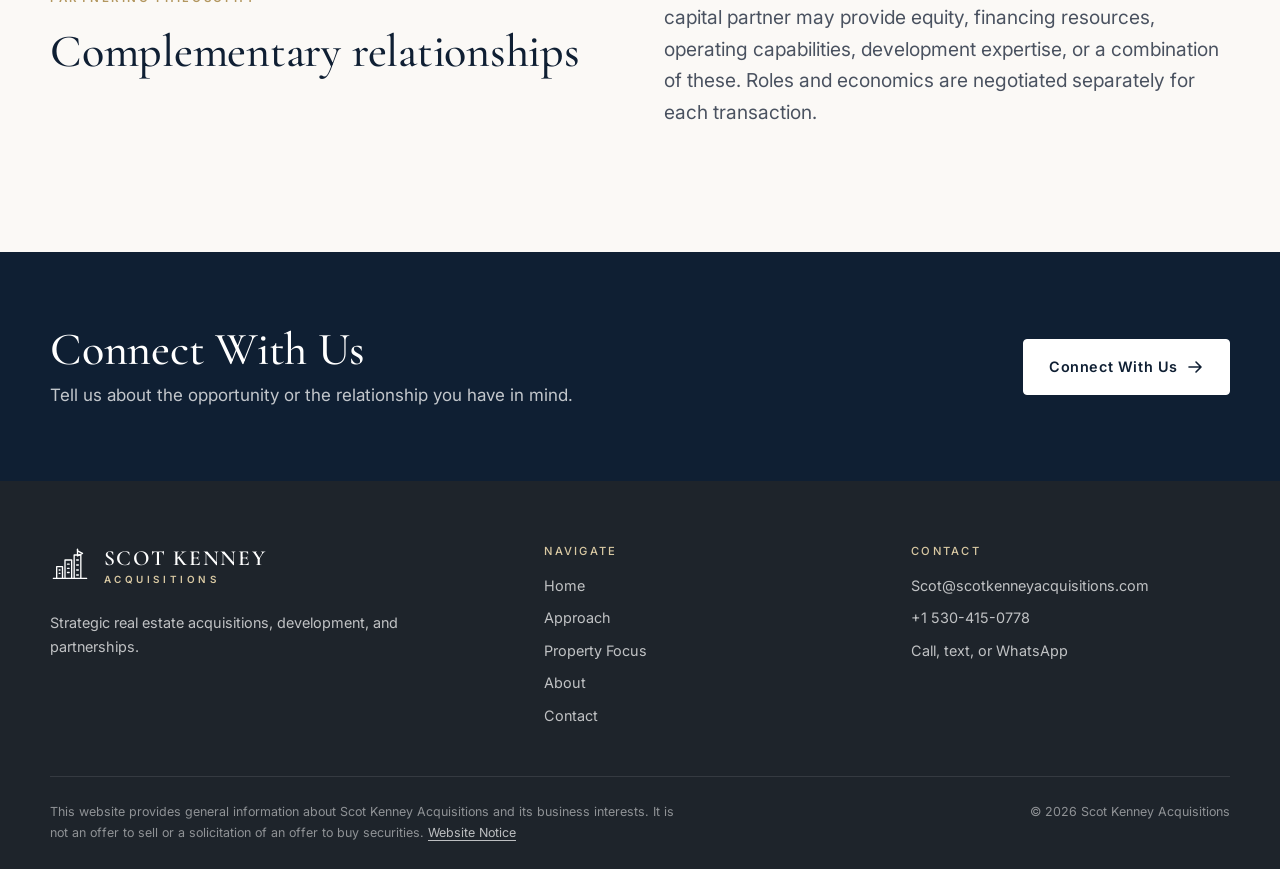
<file: invest/index.html>
<!DOCTYPE html>
<html lang="en"><head><meta charset="utf-8"><title>Redirecting | Scot Kenney Acquisitions</title>
<meta name="robots" content="noindex">
<link rel="canonical" href="../approach/">
<meta http-equiv="refresh" content="0; url=../approach/">
<script>location.replace("../approach/");</script>
<style>body{font-family:system-ui,sans-serif;padding:3rem;color:#1b1f24}</style></head>
<body><p>This page has moved to <a href="../approach/">Approach</a>.</p></body></html>
</file>
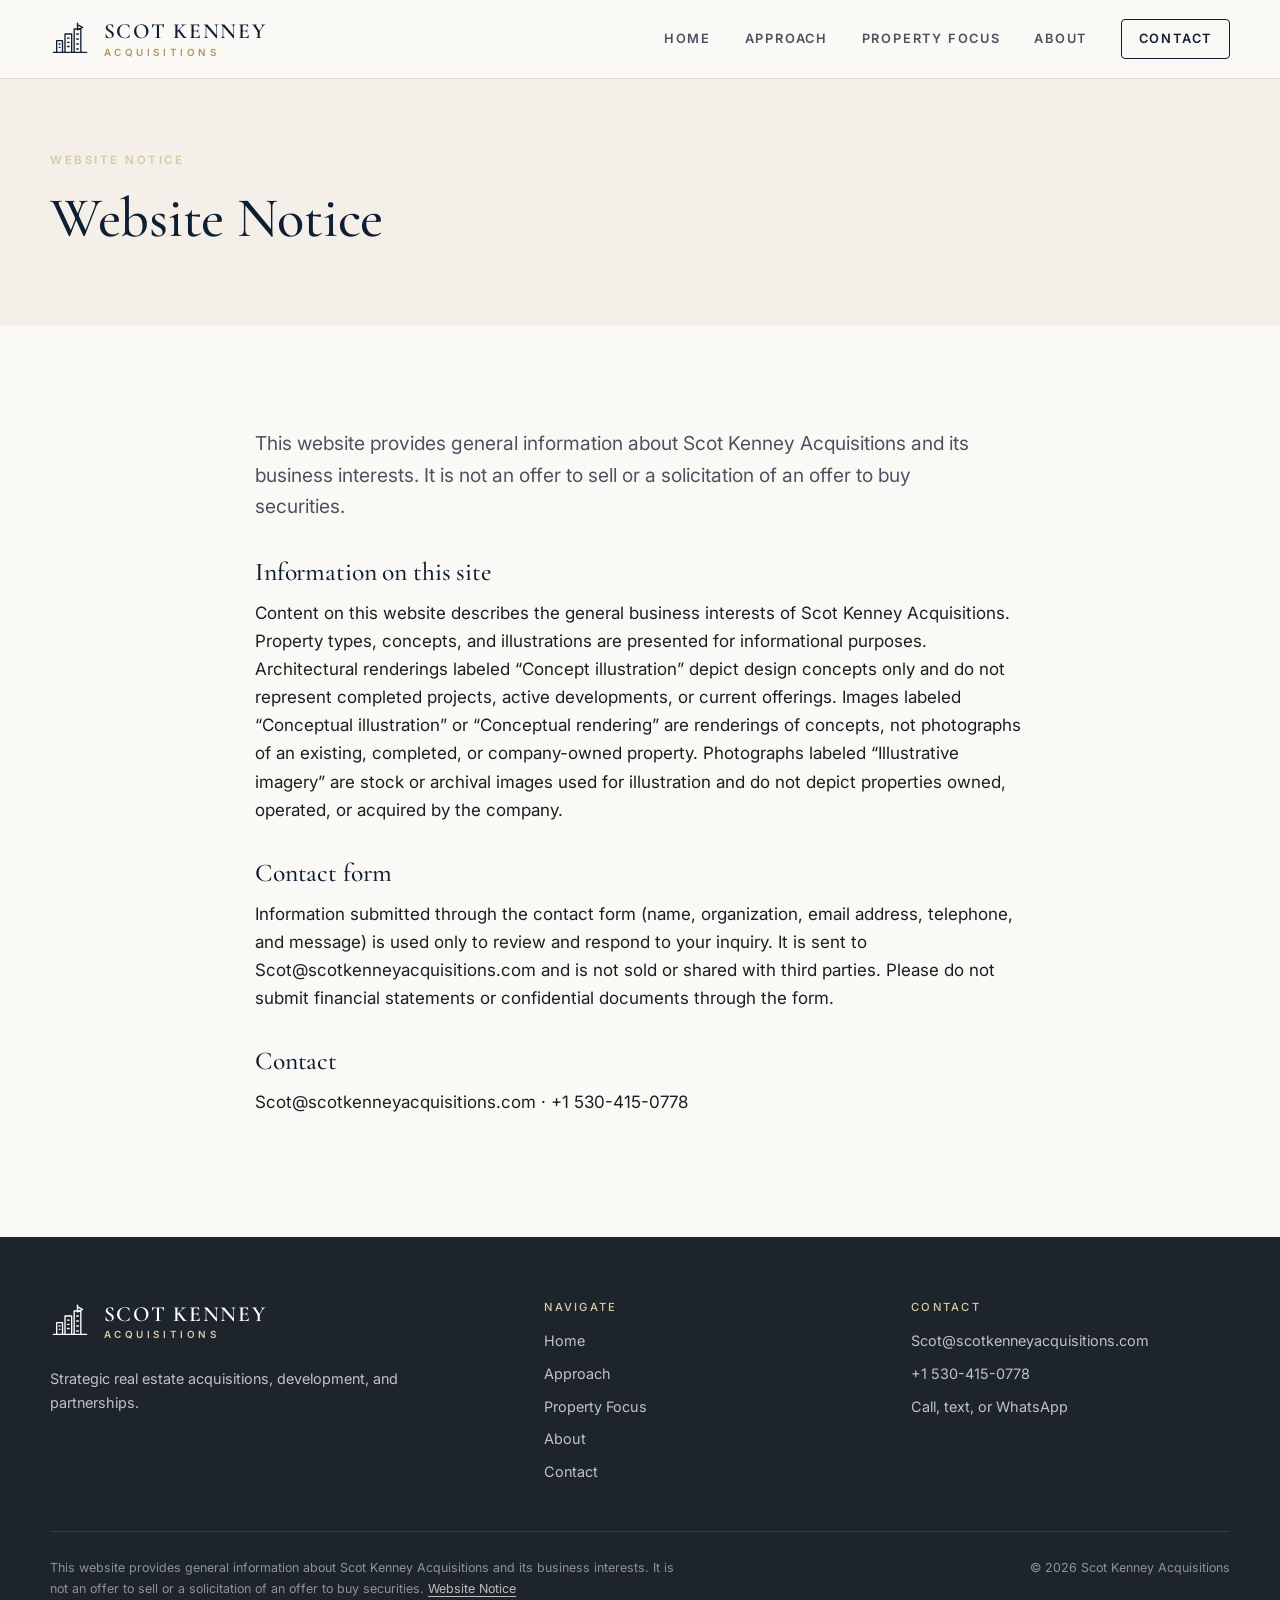
<file: website-notice/index.html>
<!DOCTYPE html>
<html lang="en">
<head>
<meta charset="utf-8">
<meta name="viewport" content="width=device-width, initial-scale=1">
<title>Website Notice | Scot Kenney Acquisitions</title>
<meta name="description" content="Website notice for scotkenneyacquisitions.com.">
<meta property="og:title" content="Website Notice | Scot Kenney Acquisitions">
<meta property="og:description" content="Website notice for scotkenneyacquisitions.com.">
<meta property="og:type" content="website">
<meta name="color-scheme" content="light only">
<meta name="darkreader-lock">
<meta name="theme-color" content="#0f1f33">
<link rel="icon" href="data:image/svg+xml,<svg xmlns='http://www.w3.org/2000/svg' viewBox='0 0 48 48'><rect width='48' height='48' fill='%230f1f33'/><g fill='none' stroke='%23d9c9a3' stroke-width='2' stroke-linecap='round'><path d='M6 40h36'/><path d='M10 40V26h7v14'/><path d='M20 40V18h8v22'/><path d='M31 40V12h8v28'/><path d='M35 12V6'/></g></svg>">
<link rel="preconnect" href="https://fonts.googleapis.com">
<link rel="preconnect" href="https://fonts.gstatic.com" crossorigin>
<link href="https://fonts.googleapis.com/css2?family=Cormorant+Garamond:ital,wght@0,500;0,600;1,500&family=Inter:wght@400;500;600&display=swap" rel="stylesheet">
<link rel="stylesheet" href="../css/style.css?v=6">
</head>
<body>
<a class="sr-only" href="#main">Skip to content</a>
<header class="site-header">
  <div class="wrap">
    <a class="brand" href="../" aria-label="Scot Kenney Acquisitions home">
      <svg class="brand-mark" viewBox="0 0 48 48" aria-hidden="true" focusable="false"><g fill="none" stroke="currentColor" stroke-width="1.6" stroke-linecap="round" stroke-linejoin="round"><path d="M4 40h40"/><path d="M8 40V26h7v14"/><path d="M18 40V18h8v22"/><path d="M29 40V12h8v28"/><path d="M33 12V5"/><path d="M33 7l6 3-6 3"/><path d="M11 30h1M11 34h1M21 23h2M21 28h2M21 33h2M32 18h2M32 24h2M32 30h2M32 36h2"/></g></svg>
      <span class="brand-text"><span class="brand-name">Scot Kenney</span><span class="brand-sub">Acquisitions</span></span>
    </a>
    <button class="nav-toggle" aria-label="Open menu" aria-expanded="false" aria-controls="nav"><span></span><span></span><span></span></button>
    <nav class="nav" id="nav" aria-label="Main">
      <a href="../">Home</a>
      <a href="../approach/">Approach</a>
      <a href="../property-focus/">Property Focus</a>
      <a href="../about/">About</a>
      <a href="../contact/" class="nav-cta">Contact</a>
    </nav>
  </div>
</header>
<main id="main">

<section class="page-head plain">
  <div class="wrap"><p class="eyebrow">Website Notice</p><h1>Website Notice</h1></div>
</section>
<section class="section">
  <div class="wrap prose">
    <p class="lead">This website provides general information about Scot Kenney Acquisitions and its business interests. It is not an offer to sell or a solicitation of an offer to buy securities.</p>
    <h2>Information on this site</h2>
    <p>Content on this website describes the general business interests of Scot Kenney Acquisitions. Property types, concepts, and illustrations are presented for informational purposes. Architectural renderings labeled &ldquo;Concept illustration&rdquo; depict design concepts only and do not represent completed projects, active developments, or current offerings. Images labeled &ldquo;Conceptual illustration&rdquo; or &ldquo;Conceptual rendering&rdquo; are renderings of concepts, not photographs of an existing, completed, or company-owned property. Photographs labeled &ldquo;Illustrative imagery&rdquo; are stock or archival images used for illustration and do not depict properties owned, operated, or acquired by the company.</p>
    <h2>Contact form</h2>
    <p>Information submitted through the contact form (name, organization, email address, telephone, and message) is used only to review and respond to your inquiry. It is sent to Scot@scotkenneyacquisitions.com and is not sold or shared with third parties. Please do not submit financial statements or confidential documents through the form.</p>
    <h2>Contact</h2>
    <p><a href="mailto:Scot@scotkenneyacquisitions.com">Scot@scotkenneyacquisitions.com</a> &middot; <a href="tel:+15304150778">+1 530-415-0778</a></p>
  </div>
</section>
</main>
<footer class="site-footer">
  <div class="wrap">
    <div class="footer-top">
      <div>
        <a class="brand" href="../"><svg class="brand-mark" viewBox="0 0 48 48" aria-hidden="true" focusable="false"><g fill="none" stroke="currentColor" stroke-width="1.6" stroke-linecap="round" stroke-linejoin="round"><path d="M4 40h40"/><path d="M8 40V26h7v14"/><path d="M18 40V18h8v22"/><path d="M29 40V12h8v28"/><path d="M33 12V5"/><path d="M33 7l6 3-6 3"/><path d="M11 30h1M11 34h1M21 23h2M21 28h2M21 33h2M32 18h2M32 24h2M32 30h2M32 36h2"/></g></svg><span class="brand-text"><span class="brand-name">Scot Kenney</span><span class="brand-sub">Acquisitions</span></span></a>
        <p style="margin-top:1.2rem;max-width:40ch">Strategic real estate acquisitions, development, and partnerships.</p>
      </div>
      <div>
        <h4>Navigate</h4>
        <ul>
          <li><a href="../">Home</a></li>
          <li><a href="../approach/">Approach</a></li>
          <li><a href="../property-focus/">Property Focus</a></li>
          <li><a href="../about/">About</a></li>
          <li><a href="../contact/">Contact</a></li>
        </ul>
      </div>
      <div>
        <h4>Contact</h4>
        <ul>
          <li><a href="mailto:Scot@scotkenneyacquisitions.com">Scot@scotkenneyacquisitions.com</a></li>
          <li><a href="tel:+15304150778">+1 530-415-0778</a></li>
          <li><a href="https://wa.me/15304150778" rel="noopener">Call, text, or WhatsApp</a></li>
        </ul>
      </div>
    </div>
    <div class="footer-notice">
      <p>This website provides general information about Scot Kenney Acquisitions and its business interests. It is not an offer to sell or a solicitation of an offer to buy securities. <a href="../website-notice/">Website Notice</a></p>
      <p>&copy; 2026 Scot Kenney Acquisitions</p>
    </div>
  </div>
</footer>
<script src="../js/main.js?v=2"></script>
</body>
</html>
</file>
<file: css/style.css>
/* Scot Kenney Acquisitions — site styles (October 2026 redesign)
   Direction (per brief §9): understated upscale, warm coastal neutrals,
   deep navy / charcoal, clean typography, generous white space, large photos. */

:root {
  color-scheme: light only;
  --navy: #0f1f33;
  --navy-deep: #0a1626;
  --charcoal: #1e242b;
  --ink: #1b1f24;
  --ink-soft: #4a5260;
  --sand: #f4efe8;
  --sand-deep: #e9e1d5;
  --cream: #fbf9f6;
  --white: #ffffff;
  --line: #e2dbd0;
  --brass: #b3975f;
  --brass-soft: #d9c9a3;
  --font-display: "Cormorant Garamond", "Times New Roman", Georgia, serif;
  --font-body: "Inter", "Segoe UI", system-ui, -apple-system, sans-serif;
  --maxw: 1180px;
  --radius: 4px;
  --ease: cubic-bezier(.2,.7,.2,1);
}

*, *::before, *::after { box-sizing: border-box; }
html { scroll-behavior: smooth; -webkit-text-size-adjust: 100%; }
body {
  margin: 0;
  font-family: var(--font-body);
  font-size: 17px;
  line-height: 1.65;
  color: var(--ink);
  background: var(--cream);
  -webkit-font-smoothing: antialiased;
}
img { max-width: 100%; display: block; }
a { color: inherit; text-decoration: none; }
p { margin: 0 0 1.1em; }
h1, h2, h3, h4 { font-family: var(--font-display); font-weight: 500; line-height: 1.1; margin: 0 0 .5em; color: var(--navy); letter-spacing: -.005em; }
h1 { font-size: clamp(2.6rem, 5.2vw, 4.4rem); }
h2 { font-size: clamp(2rem, 3.6vw, 2.9rem); }
h3 { font-size: clamp(1.45rem, 2.2vw, 1.8rem); }
.wrap { width: min(var(--maxw), calc(100% - 2.5rem)); margin-inline: auto; }
.eyebrow {
  font-family: var(--font-body);
  font-size: .72rem;
  letter-spacing: .22em;
  text-transform: uppercase;
  color: var(--brass);
  font-weight: 600;
  margin: 0 0 1.1rem;
}
.lead { font-size: 1.2rem; color: var(--ink-soft); max-width: 62ch; }
.measure { max-width: 66ch; }
.muted { color: var(--ink-soft); }
.sr-only { position: absolute; width: 1px; height: 1px; overflow: hidden; clip: rect(0 0 0 0); white-space: nowrap; }

/* ---------- Buttons ---------- */
.btn {
  display: inline-flex; align-items: center; gap: .6rem;
  padding: .95rem 1.6rem;
  font-size: .9rem; font-weight: 600; letter-spacing: .04em;
  border-radius: var(--radius);
  border: 1px solid transparent;
  transition: background .25s var(--ease), color .25s var(--ease), border-color .25s var(--ease), transform .25s var(--ease);
  cursor: pointer;
}
.btn svg { width: 16px; height: 16px; transition: transform .25s var(--ease); }
.btn:hover svg { transform: translateX(3px); }
.btn-primary { background: var(--navy); color: var(--white); border-color: var(--navy); }
.btn-primary:hover { background: var(--navy-deep); }
.btn-outline { background: transparent; color: var(--navy); border-color: var(--navy); }
.btn-outline:hover { background: var(--navy); color: var(--white); }
.btn-light { background: var(--white); color: var(--navy); border-color: var(--white); }
.btn-light:hover { background: var(--sand); border-color: var(--sand); }
.btn-ghost { background: transparent; color: var(--white); border-color: rgba(255,255,255,.55); }
.btn-ghost:hover { background: rgba(255,255,255,.12); border-color: var(--white); }
.btn-row { display: flex; flex-wrap: wrap; gap: .9rem; }

/* ---------- Header ---------- */
.site-header {
  position: sticky; top: 0; z-index: 50;
  background: rgba(251,249,246,.92);
  backdrop-filter: saturate(140%) blur(10px);
  -webkit-backdrop-filter: saturate(140%) blur(10px);
  border-bottom: 1px solid var(--line);
}
.site-header .wrap { display: flex; align-items: center; justify-content: space-between; height: 78px; }
.brand { display: inline-flex; align-items: center; gap: .85rem; color: var(--navy); }
.brand-mark { width: 40px; height: 40px; flex: none; }
.brand-text { display: flex; flex-direction: column; line-height: 1.05; }
.brand-name { font-family: var(--font-display); font-size: 1.35rem; font-weight: 600; letter-spacing: .08em; text-transform: uppercase; }
.brand-sub { font-size: .62rem; letter-spacing: .36em; text-transform: uppercase; color: var(--brass); font-weight: 600; margin-top: .25rem; }
.nav { display: flex; gap: 2.1rem; align-items: center; }
.nav a { font-size: .8rem; letter-spacing: .14em; text-transform: uppercase; font-weight: 600; color: var(--ink-soft); padding: .4rem 0; position: relative; }
.nav a::after { content: ""; position: absolute; left: 0; right: 0; bottom: -2px; height: 1.5px; background: var(--brass); transform: scaleX(0); transform-origin: left; transition: transform .3s var(--ease); }
.nav a:hover::after, .nav a[aria-current="page"]::after { transform: scaleX(1); }
.nav a[aria-current="page"] { color: var(--navy); }
.nav .nav-cta { color: var(--navy); border: 1px solid var(--navy); padding: .55rem 1.05rem; border-radius: var(--radius); }
.nav .nav-cta::after { display: none; }
.nav .nav-cta:hover { background: var(--navy); color: var(--white); }
.nav-toggle { display: none; background: none; border: 0; padding: .5rem; cursor: pointer; color: var(--navy); }
.nav-toggle span { display: block; width: 24px; height: 2px; background: currentColor; margin: 5px 0; transition: transform .3s var(--ease), opacity .3s; }

@media (max-width: 860px) {
  .nav-toggle { display: block; }
  .nav {
    /* explicit top/height: the header's backdrop-filter makes it the containing block for fixed children */
    position: fixed; top: 78px; left: 0; right: 0; height: calc(100vh - 78px); overflow-y: auto;
    background: var(--cream);
    flex-direction: column; align-items: flex-start;
    padding: 2rem 1.5rem; gap: 1.4rem;
    transform: translateY(-8px); opacity: 0; pointer-events: none;
    transition: opacity .25s var(--ease), transform .25s var(--ease);
    border-top: 1px solid var(--line);
  }
  .nav.open { opacity: 1; transform: none; pointer-events: auto; }
  .nav a { font-size: 1rem; }
  body.nav-locked { overflow: hidden; }
  .nav-toggle.open span:nth-child(1) { transform: translateY(7px) rotate(45deg); }
  .nav-toggle.open span:nth-child(2) { opacity: 0; }
  .nav-toggle.open span:nth-child(3) { transform: translateY(-7px) rotate(-45deg); }
}

/* ---------- Hero ---------- */
.hero {
  position: relative; isolation: isolate;
  min-height: min(88vh, 820px);
  display: grid; align-items: end;
  color: var(--white);
  background: var(--navy);
}
.hero-media { position: absolute; inset: 0; z-index: -2; overflow: hidden; }
.hero-media img { width: 100%; height: 100%; object-fit: cover; object-position: center; transform: scale(1.04); animation: heroIn 2.4s var(--ease) forwards; }
@keyframes heroIn { to { transform: scale(1); } }
.hero::after {
  content: ""; position: absolute; inset: 0; z-index: -1;
  background: linear-gradient(180deg, rgba(10,22,38,.25) 0%, rgba(10,22,38,.35) 45%, rgba(10,22,38,.88) 100%);
}
.hero .wrap { padding: 9rem 0 4.5rem; }
.hero .eyebrow { color: var(--brass-soft); }
.hero h1 { color: var(--white); max-width: 14ch; }
.hero .sub { font-family: var(--font-display); font-size: clamp(1.25rem, 2.2vw, 1.7rem); font-style: italic; color: var(--brass-soft); margin: 0 0 1.4rem; }
.hero .lead { color: rgba(255,255,255,.86); margin-bottom: 2.2rem; }
.hero-note { position: absolute; right: 1.25rem; bottom: 1rem; font-size: .65rem; letter-spacing: .12em; text-transform: uppercase; color: rgba(255,255,255,.55); }

/* Interior page header */
.page-head {
  position: relative; isolation: isolate; color: var(--white); background: var(--navy);
  min-height: 46vh; display: grid; align-items: end;
}
.page-head .hero-media img { animation: none; transform: none; }
.page-head::after { content: ""; position: absolute; inset: 0; z-index: -1; background: linear-gradient(180deg, rgba(10,22,38,.35), rgba(10,22,38,.82)); }
.page-head .wrap { padding: 7rem 0 3.5rem; }
.page-head h1 { color: var(--white); max-width: 16ch; font-size: clamp(2.3rem, 4.4vw, 3.6rem); }
.page-head .eyebrow { color: var(--brass-soft); }
.page-head.plain { min-height: 0; color: var(--navy); background: var(--sand); }
.page-head.plain::after { display: none; }
.page-head.plain h1 { color: var(--navy); }
.page-head.plain .wrap { padding: 4.5rem 0 3rem; }

/* ---------- Sections ---------- */
.section { padding: clamp(4rem, 8vw, 7rem) 0; }
.section.tint { background: var(--sand); }
.section.dark { background: var(--navy); color: rgba(255,255,255,.86); }
.section.dark h2, .section.dark h3 { color: var(--white); }
.section.dark .eyebrow { color: var(--brass-soft); }
.section-head { max-width: 70ch; margin-bottom: 3rem; }
.section-head h2 { margin-bottom: .6rem; }
.grid-2 { display: grid; grid-template-columns: repeat(2, 1fr); gap: 3rem; align-items: center; }
.grid-3 { display: grid; grid-template-columns: repeat(3, 1fr); gap: 2rem; }
.grid-4 { display: grid; grid-template-columns: repeat(4, 1fr); gap: 1.6rem; }
@media (max-width: 960px) { .grid-4 { grid-template-columns: repeat(2, 1fr); } .grid-3 { grid-template-columns: 1fr; } }
@media (max-width: 720px) { .grid-2, .grid-4 { grid-template-columns: 1fr; } }

/* Focus cards (HOME) */
.focus-card { position: relative; background: var(--white); border: 1px solid var(--line); border-radius: var(--radius); overflow: hidden; display: flex; flex-direction: column; transition: transform .35s var(--ease), box-shadow .35s var(--ease); }
.focus-card:hover { transform: translateY(-4px); box-shadow: 0 18px 40px -22px rgba(15,31,51,.35); }
.focus-card .img { aspect-ratio: 4 / 3; overflow: hidden; position: relative; }
.focus-card .img img { width: 100%; height: 100%; object-fit: cover; transition: transform .8s var(--ease); }
.focus-card:hover .img img { transform: scale(1.05); }
.focus-card .body { padding: 1.4rem 1.4rem 1.6rem; }
.focus-card h3 { font-size: 1.45rem; margin-bottom: .45rem; }
.focus-card p { margin: 0; color: var(--ink-soft); font-size: .98rem; }
.img-tag { position: absolute; left: .7rem; bottom: .6rem; font-size: .6rem; letter-spacing: .14em; text-transform: uppercase; color: rgba(255,255,255,.85); background: rgba(10,22,38,.55); padding: .25rem .5rem; border-radius: 2px; backdrop-filter: blur(4px); }

/* Split (text + image) */
.split { display: grid; grid-template-columns: 1.05fr .95fr; gap: clamp(2rem, 6vw, 5rem); align-items: center; }
.split.flip { grid-template-columns: .95fr 1.05fr; }
.split.flip .split-media { order: -1; }
.split-media { position: relative; border-radius: var(--radius); overflow: hidden; aspect-ratio: 5 / 4; }
.split-media img { width: 100%; height: 100%; object-fit: cover; }
.split-media::before { content: ""; position: absolute; inset: 0; box-shadow: inset 0 0 0 1px rgba(15,31,51,.08); pointer-events: none; }
@media (max-width: 860px) { .split, .split.flip { grid-template-columns: 1fr; } .split.flip .split-media { order: 0; } }

/* Numbered process (APPROACH) */
.process { counter-reset: step; display: grid; grid-template-columns: repeat(5, 1fr); gap: 1.6rem; }
.process li { list-style: none; counter-increment: step; position: relative; padding-top: 1.2rem; border-top: 1px solid var(--brass-soft); }
.process li::before { content: "0" counter(step); font-family: var(--font-display); font-size: 2.2rem; color: var(--brass); line-height: 1; display: block; margin-bottom: .6rem; }
.process h3 { font-size: 1.3rem; margin-bottom: .4rem; }
.process p { margin: 0; font-size: .96rem; color: var(--ink-soft); }
.process { padding: 0; margin: 0; }
@media (max-width: 960px) { .process { grid-template-columns: repeat(2, 1fr); } }
@media (max-width: 560px) { .process { grid-template-columns: 1fr; } }

/* Property Focus */
.pf-item { display: grid; grid-template-columns: .9fr 1.1fr; gap: clamp(2rem, 5vw, 4.5rem); align-items: center; padding: clamp(2.5rem, 5vw, 4rem) 0; border-top: 1px solid var(--line); }
.pf-item:first-child { border-top: 0; padding-top: 0; }
.pf-item:nth-child(even) .pf-media { order: 2; }
.pf-media { position: relative; border-radius: var(--radius); overflow: hidden; aspect-ratio: 4 / 3; background: var(--sand-deep); }
.pf-media img { width: 100%; height: 100%; object-fit: cover; }
.pf-item h2 { font-size: clamp(1.7rem, 2.8vw, 2.3rem); }
.pf-item p { color: var(--ink-soft); }
@media (max-width: 860px) { .pf-item { grid-template-columns: 1fr; } .pf-item:nth-child(even) .pf-media { order: 0; } }

/* Concept figure (owner-supplied illustrations) */
.concept { margin: 2rem 0 0; }
.concept figure { margin: 0; }
.concept .frame { border-radius: var(--radius); overflow: hidden; background: var(--sand-deep); border: 1px solid var(--line); }
.concept .frame img { width: 100%; height: auto; }
.concept figcaption { font-size: .82rem; color: var(--ink-soft); margin-top: .7rem; line-height: 1.5; }
.concept figcaption strong { color: var(--navy); font-weight: 600; letter-spacing: .06em; text-transform: uppercase; font-size: .68rem; display: block; margin-bottom: .2rem; }
.concept.small { max-width: 320px; }
.placeholder {
  display: grid; place-items: center; text-align: center;
  aspect-ratio: 16 / 9; padding: 1.5rem;
  background: repeating-linear-gradient(135deg, var(--sand) 0 14px, var(--sand-deep) 14px 16px);
  color: var(--ink-soft); font-size: .85rem; line-height: 1.5;
}
.placeholder strong { display: block; color: var(--navy); letter-spacing: .14em; text-transform: uppercase; font-size: .7rem; margin-bottom: .35rem; }

/* CTA band */
.cta-band { background: var(--navy); color: var(--white); }
.cta-band .wrap { display: flex; align-items: center; justify-content: space-between; gap: 2rem; padding: 4.5rem 0; flex-wrap: wrap; }
.cta-band h2 { color: var(--white); margin: 0 0 .4rem; }
.cta-band p { margin: 0; color: rgba(255,255,255,.75); max-width: 52ch; }

/* ---------- Contact ---------- */
.contact-grid { display: grid; grid-template-columns: 1.3fr .7fr; gap: clamp(2.5rem, 6vw, 5rem); align-items: start; }
@media (max-width: 860px) { .contact-grid { grid-template-columns: 1fr; } }
.form { display: grid; gap: 1.2rem; }
.form .row { display: grid; grid-template-columns: 1fr 1fr; gap: 1.2rem; }
@media (max-width: 600px) { .form .row { grid-template-columns: 1fr; } }
.field { display: grid; gap: .45rem; }
.field label { font-size: .78rem; letter-spacing: .1em; text-transform: uppercase; font-weight: 600; color: var(--ink-soft); }
.field label .req { color: var(--brass); }
.field input, .field select, .field textarea {
  width: 100%; font: inherit; font-size: 1rem; color: var(--ink);
  padding: .85rem 1rem; border: 1px solid var(--line); border-radius: var(--radius); background: var(--white);
  transition: border-color .2s, box-shadow .2s;
}
.field textarea { min-height: 150px; resize: vertical; }
.field input:focus, .field select:focus, .field textarea:focus { outline: 0; border-color: var(--navy); box-shadow: 0 0 0 3px rgba(15,31,51,.1); }
.field select { appearance: none; background-image: linear-gradient(45deg, transparent 50%, var(--ink-soft) 50%), linear-gradient(135deg, var(--ink-soft) 50%, transparent 50%); background-position: calc(100% - 20px) 50%, calc(100% - 15px) 50%; background-size: 5px 5px; background-repeat: no-repeat; padding-right: 2.6rem; }
.hp { position: absolute; left: -9999px; opacity: 0; height: 0; width: 0; overflow: hidden; }
.form-note { font-size: .82rem; color: var(--ink-soft); margin: 0; }
.form-status { display: none; padding: 1.1rem 1.25rem; border-radius: var(--radius); font-size: .95rem; }
.form-status.ok { display: block; background: #eef4ee; color: #27502f; border: 1px solid #cfe0d1; }
.form-status.err { display: block; background: #fbeeee; color: #7a2b2b; border: 1px solid #ecd0d0; }
.contact-aside { background: var(--white); border: 1px solid var(--line); border-radius: var(--radius); padding: 2rem; position: sticky; top: 100px; }
.contact-aside h3 { font-size: 1.4rem; }
.contact-aside dl { margin: 0; display: grid; gap: 1rem; }
.contact-aside dt { font-size: .68rem; letter-spacing: .16em; text-transform: uppercase; color: var(--brass); font-weight: 600; }
.contact-aside dd { margin: .15rem 0 0; }
.contact-aside dd a { color: var(--navy); font-weight: 500; border-bottom: 1px solid var(--brass-soft); }
.contact-aside dd a:hover { border-bottom-color: var(--navy); }

/* ---------- Footer ---------- */
.site-footer { background: var(--charcoal); color: rgba(255,255,255,.72); font-size: .9rem; }
.footer-top { display: grid; grid-template-columns: 1.4fr 1fr 1fr; gap: 3rem; padding: 4rem 0 3rem; border-bottom: 1px solid rgba(255,255,255,.1); }
@media (max-width: 760px) { .footer-top { grid-template-columns: 1fr; gap: 2rem; } }
.site-footer .brand { color: var(--white); }
.site-footer .brand-sub { color: var(--brass-soft); }
.site-footer h4 { font-family: var(--font-body); font-size: .7rem; letter-spacing: .2em; text-transform: uppercase; color: var(--brass-soft); margin: 0 0 1rem; }
.site-footer ul { list-style: none; padding: 0; margin: 0; display: grid; gap: .55rem; }
.site-footer a:hover { color: var(--white); }
.footer-notice { padding: 1.6rem 0; font-size: .78rem; color: rgba(255,255,255,.5); display: flex; justify-content: space-between; gap: 2rem; flex-wrap: wrap; }
.footer-notice p { margin: 0; max-width: 80ch; }
.footer-notice a { color: rgba(255,255,255,.7); text-decoration: underline; text-underline-offset: 3px; }

/* ---------- Notice page ---------- */
.prose { max-width: 70ch; }
.prose h2 { font-size: 1.6rem; margin-top: 2.2rem; }

/* ---------- Reveal on scroll ---------- */
.reveal { opacity: 0; transform: translateY(18px); transition: opacity .8s var(--ease), transform .8s var(--ease); }
.reveal.in { opacity: 1; transform: none; }
@media (prefers-reduced-motion: reduce) {
  .reveal { opacity: 1; transform: none; transition: none; }
  .hero-media img { animation: none; transform: none; }
  html { scroll-behavior: auto; }
}

/* Final image instructions (Oct 12): typographic card panel, compact captioned feature */
.focus-card .img.type { display: grid; place-items: center; background: var(--navy); color: var(--brass-soft); }
.focus-card .img.type svg { width: 34%; height: auto; opacity: .9; }
.feature { margin: 0; }
.feature figcaption { margin-top: .8rem; font-size: .88rem; color: var(--ink-soft); }

/* Scan corrections (Oct 12, 2:15 PM) */
/* Home hero: restrained left-side shadow only, image stays bright */
.hero.hero-left::after { background: linear-gradient(90deg, rgba(10,22,38,.75) 0%, rgba(10,22,38,.58) 40%, rgba(10,22,38,.2) 62%, rgba(10,22,38,0) 78%), linear-gradient(0deg, rgba(10,22,38,.35) 0%, rgba(10,22,38,0) 30%); }
@media (max-width: 860px) { .hero.hero-left::after { background: linear-gradient(180deg, rgba(10,22,38,.25) 0%, rgba(10,22,38,.55) 40%, rgba(10,22,38,.78) 100%); } }
/* Approach: bright marina, localized gradient behind the headline */
.page-head.bright .hero-media img { filter: brightness(1.12) contrast(1.08) saturate(1.12); }
.page-head.bright::after { background: linear-gradient(90deg, rgba(10,22,38,.62) 0%, rgba(10,22,38,.28) 40%, rgba(10,22,38,0) 68%), linear-gradient(0deg, rgba(10,22,38,.35) 0%, rgba(10,22,38,0) 45%); }
@media (max-width: 860px) { .page-head.bright::after { background: linear-gradient(0deg, rgba(10,22,38,.7) 0%, rgba(10,22,38,.3) 55%, rgba(10,22,38,.1) 100%); } }
</file>
